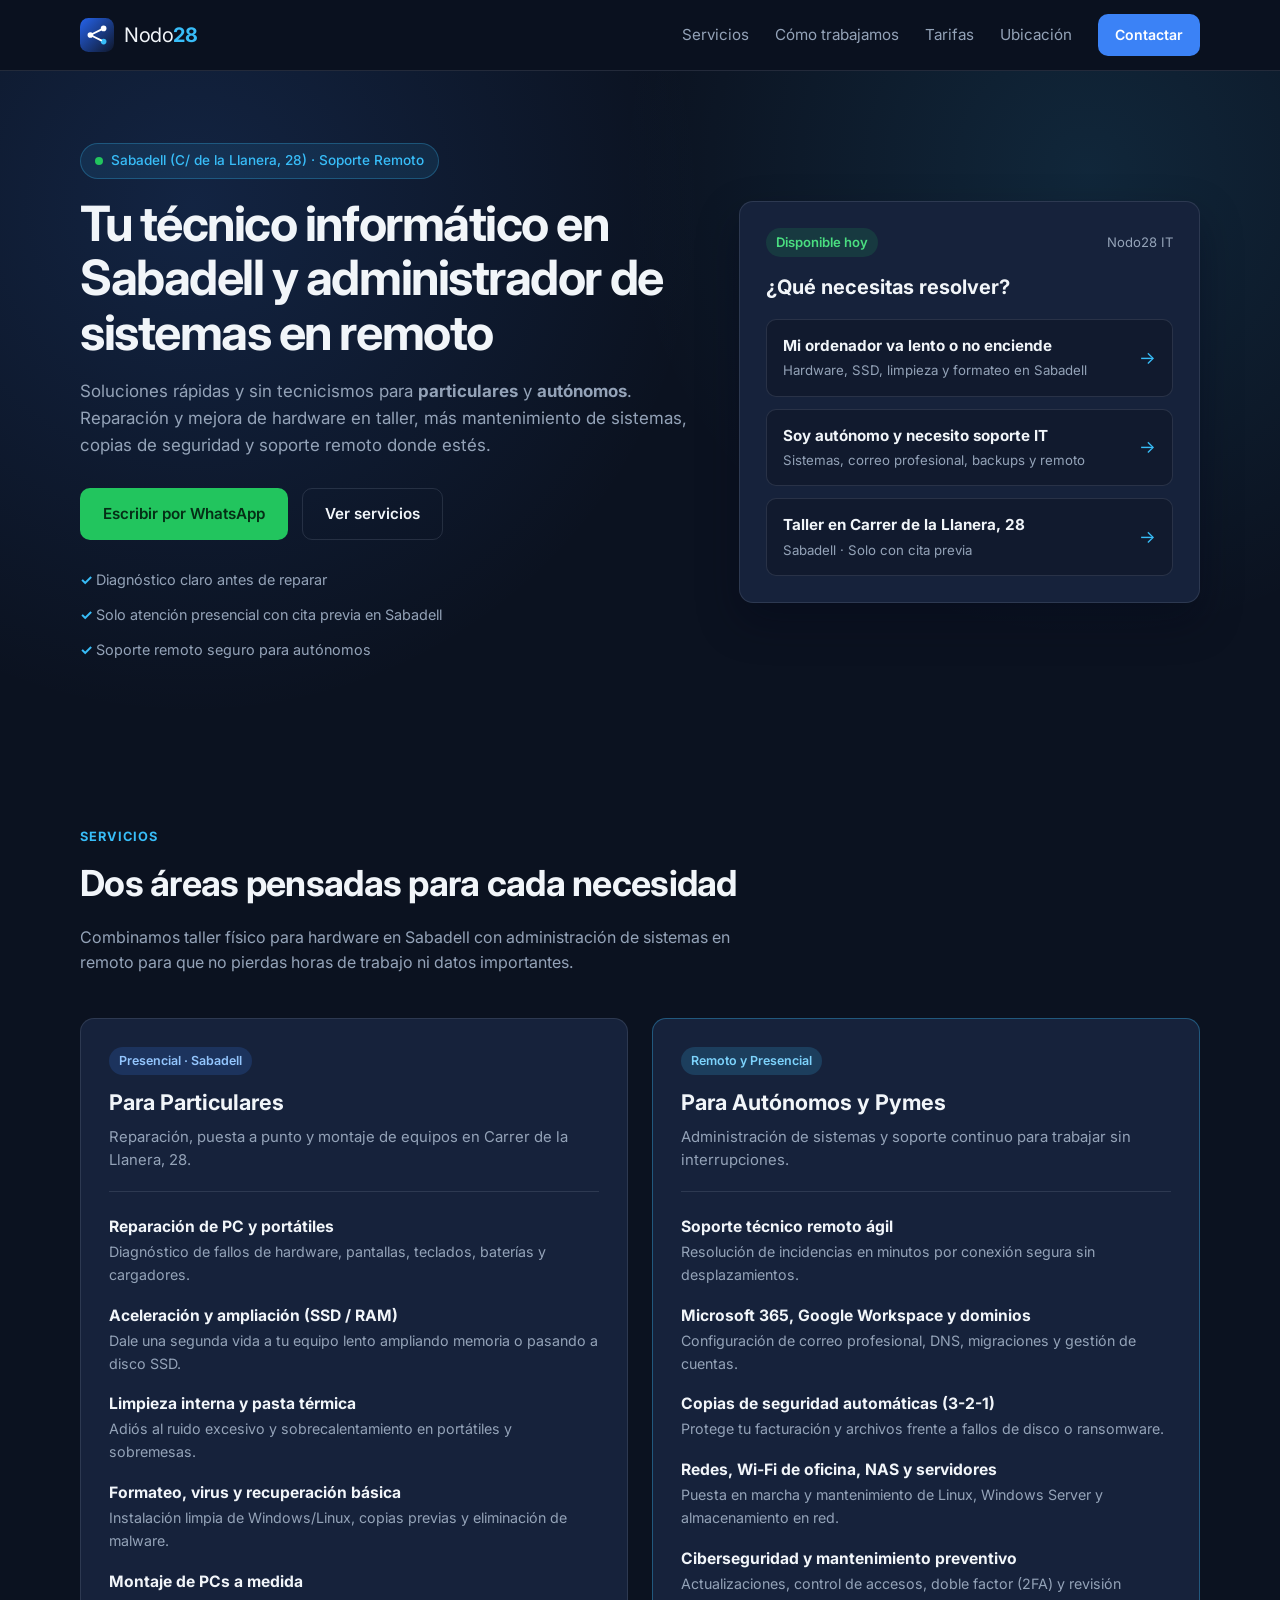
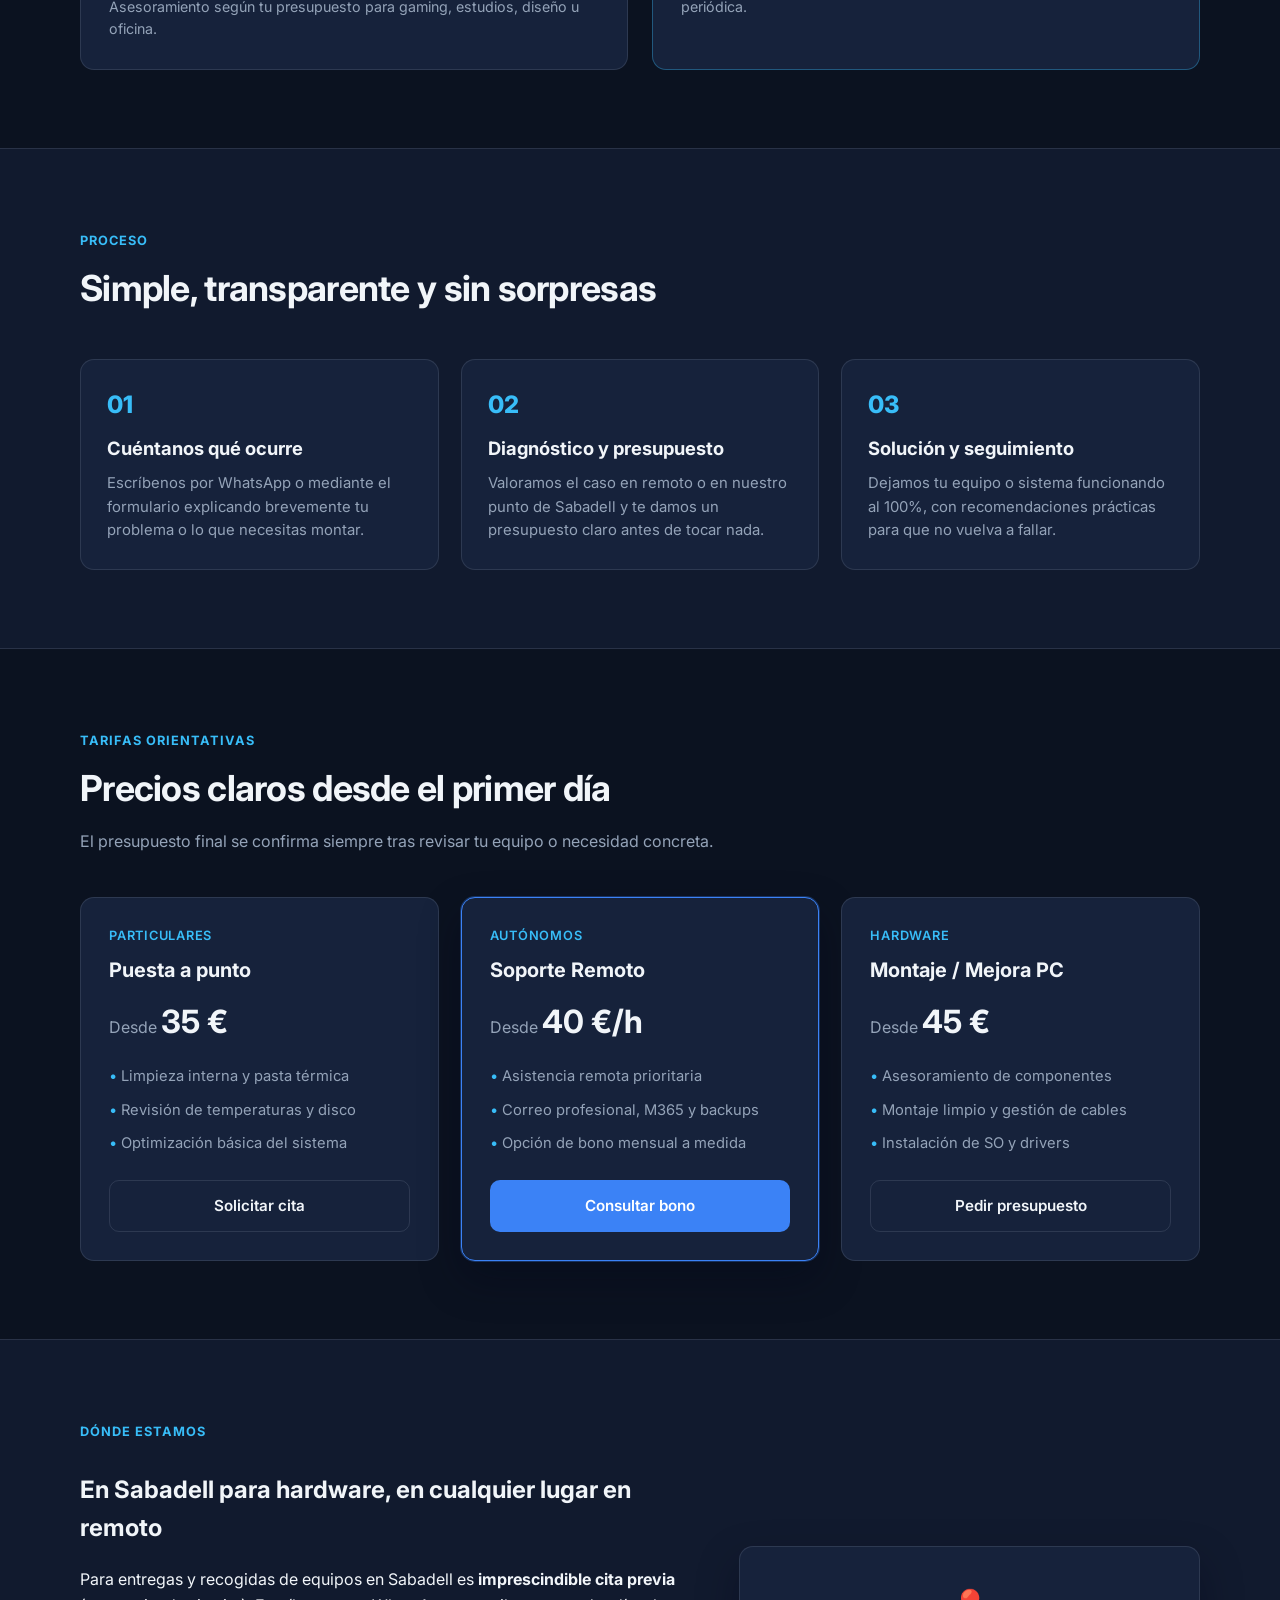
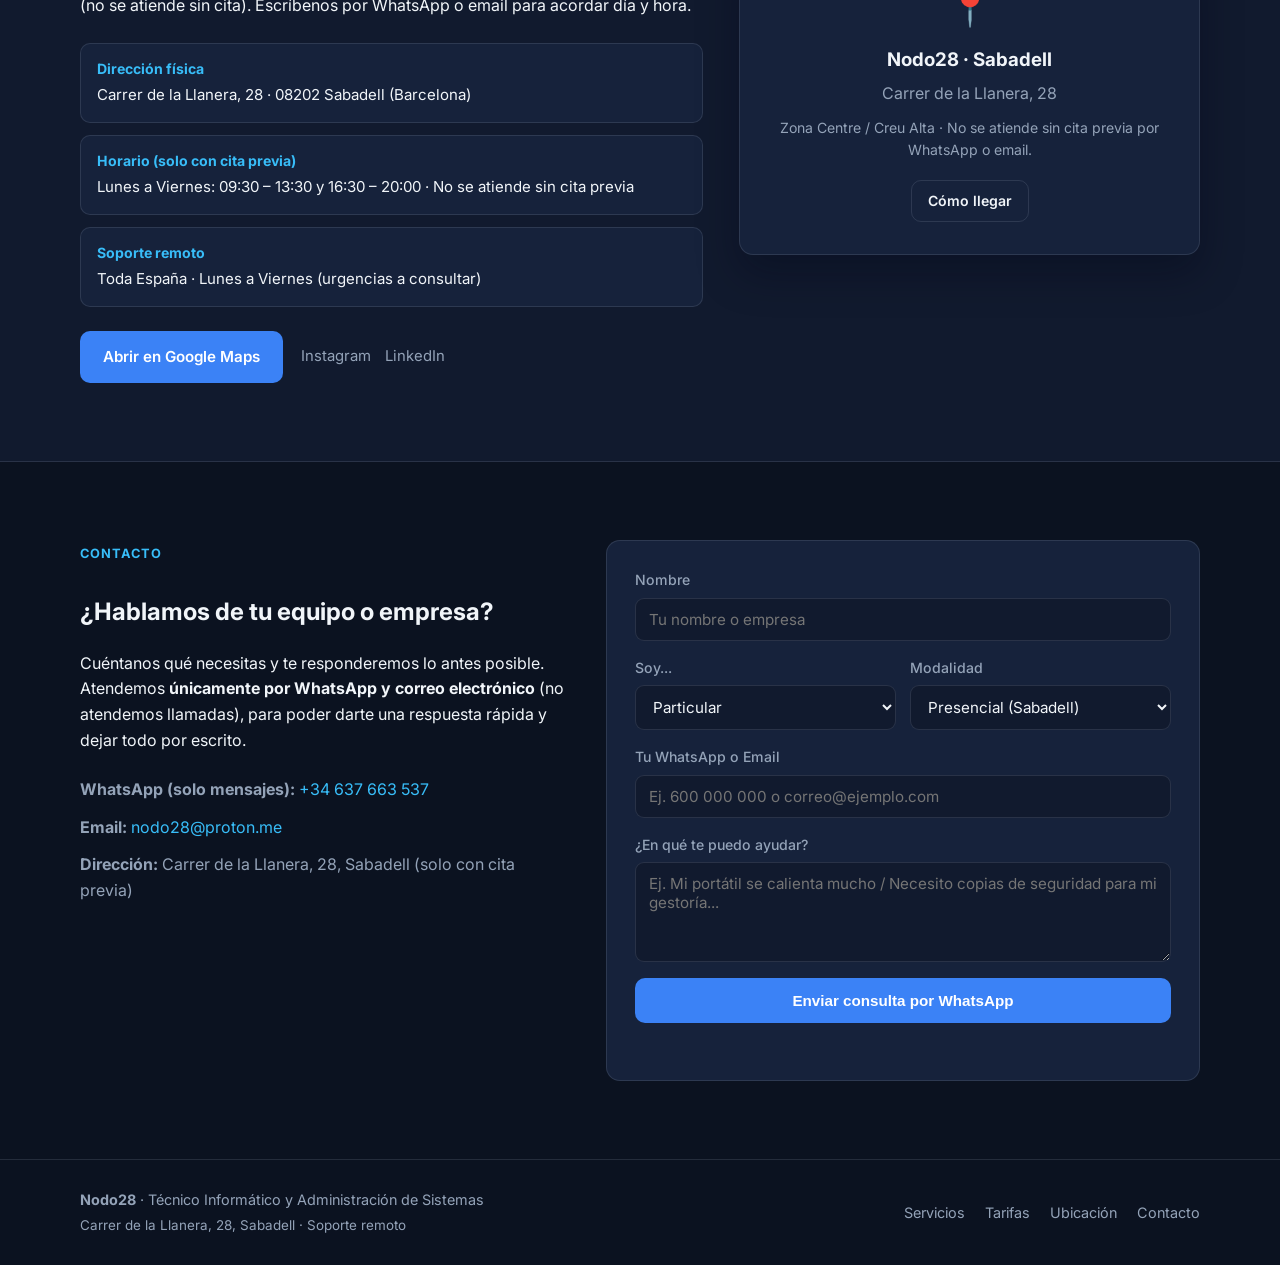
<file: index.html>
<!DOCTYPE html>
<html lang="es">
<head>
  <meta charset="UTF-8" />
  <meta name="viewport" content="width=device-width, initial-scale=1.0" />
  <title>Nodo28 | Técnico Informático en Sabadell y Sistemas en Remoto</title>
  <meta
    name="description"
    content="Nodo28: reparación de ordenadores, hardware y montaje a medida en Sabadell (Carrer de la Llanera, 28) y administración de sistemas en remoto para autónomos y pymes."
  />
  <meta name="theme-color" content="#0b1220" />
  <link rel="preconnect" href="https://fonts.googleapis.com" />
  <link rel="preconnect" href="https://fonts.gstatic.com" crossorigin />
  <link
    href="https://fonts.googleapis.com/css2?family=Inter:wght@400;500;600;700;800&display=swap"
    rel="stylesheet"
  />
  <link rel="stylesheet" href="styles.css" />
</head>
<body>
  <!-- Barra de navegación -->
  <header class="site-header" id="inicio">
    <div class="container nav-container">
      <a href="#inicio" class="brand" aria-label="Nodo28 Inicio">
        <svg class="brand-icon" viewBox="0 0 36 36" fill="none" aria-hidden="true">
          <rect width="36" height="36" rx="9" fill="url(#nodoGrad)" />
          <circle cx="11" cy="18" r="3" fill="#ffffff" />
          <circle cx="25" cy="11" r="3" fill="#ffffff" />
          <circle cx="25" cy="25" r="3" fill="#38bdf8" />
          <path d="M13.6 16.7L22.4 12.3M13.6 19.3L22.4 23.7" stroke="#ffffff" stroke-width="2" stroke-linecap="round" />
          <defs>
            <linearGradient id="nodoGrad" x1="0" y1="0" x2="36" y2="36" gradientUnits="userSpaceOnUse">
              <stop stop-color="#2563eb" />
              <stop offset="1" stop-color="#0f172a" />
            </linearGradient>
          </defs>
        </svg>
        <span class="brand-text">Nodo<strong>28</strong></span>
      </a>

      <button
        class="nav-toggle"
        id="navToggle"
        aria-label="Abrir menú"
        aria-expanded="false"
        aria-controls="navMenu"
      >
        <span></span>
        <span></span>
        <span></span>
      </button>

      <nav class="nav-menu" id="navMenu">
        <a href="#servicios">Servicios</a>
        <a href="#como-trabajamos">Cómo trabajamos</a>
        <a href="#tarifas">Tarifas</a>
        <a href="#ubicacion">Ubicación</a>
        <a href="#contacto" class="btn btn-sm btn-primary">Contactar</a>
      </nav>
    </div>
  </header>

  <main>
    <!-- Hero -->
    <section class="hero">
      <div class="container hero-grid">
        <div class="hero-content">
          <div class="badge">
            <span class="badge-dot"></span>
            Sabadell (C/ de la Llanera, 28) &middot; Soporte Remoto
          </div>
          <h1>
            Tu técnico informático en Sabadell y administrador de sistemas en remoto
          </h1>
          <p class="hero-subtitle">
            Soluciones rápidas y sin tecnicismos para <strong>particulares</strong> y
            <strong>autónomos</strong>. Reparación y mejora de hardware en taller, más
            mantenimiento de sistemas, copias de seguridad y soporte remoto donde estés.
          </p>
          <div class="hero-actions">
            <a
              href="https://wa.me/34637663537?text=Hola%20Nodo28%2C%20necesito%20ayuda%20con..."
              target="_blank"
              rel="noopener noreferrer"
              class="btn btn-whatsapp"
            >
              Escribir por WhatsApp
            </a>
            <a href="#servicios" class="btn btn-outline">Ver servicios</a>
          </div>
          <ul class="hero-highlights">
            <li>Diagnóstico claro antes de reparar</li>
            <li>Solo atención presencial con cita previa en Sabadell</li>
            <li>Soporte remoto seguro para autónomos</li>
          </ul>
        </div>

        <aside class="hero-card" aria-label="Resumen de atención">
          <div class="hero-card-header">
            <span class="status-pill">Disponible hoy</span>
            <span class="card-tag">Nodo28 IT</span>
          </div>
          <h2>¿Qué necesitas resolver?</h2>
          <div class="quick-list">
            <a href="#particulares" class="quick-item">
              <div>
                <strong>Mi ordenador va lento o no enciende</strong>
                <span>Hardware, SSD, limpieza y formateo en Sabadell</span>
              </div>
              <span class="arrow">&rarr;</span>
            </a>
            <a href="#autonomos" class="quick-item">
              <div>
                <strong>Soy autónomo y necesito soporte IT</strong>
                <span>Sistemas, correo profesional, backups y remoto</span>
              </div>
              <span class="arrow">&rarr;</span>
            </a>
            <a href="#ubicacion" class="quick-item">
              <div>
                <strong>Taller en Carrer de la Llanera, 28</strong>
                <span>Sabadell · Solo con cita previa</span>
              </div>
              <span class="arrow">&rarr;</span>
            </a>
          </div>
        </aside>
      </div>
    </section>

    <!-- Servicios -->
    <section class="section" id="servicios">
      <div class="container">
        <div class="section-header">
          <span class="section-kicker">Servicios</span>
          <h2>Dos áreas pensadas para cada necesidad</h2>
          <p>
            Combinamos taller físico para hardware en Sabadell con administración de sistemas en
            remoto para que no pierdas horas de trabajo ni datos importantes.
          </p>
        </div>

        <div class="services-split">
          <!-- Particulares -->
          <article class="service-column" id="particulares">
            <div class="column-head">
              <span class="pill pill-blue">Presencial · Sabadell</span>
              <h3>Para Particulares</h3>
              <p>Reparación, puesta a punto y montaje de equipos en Carrer de la Llanera, 28.</p>
            </div>
            <ul class="service-list">
              <li>
                <strong>Reparación de PC y portátiles</strong>
                <span>Diagnóstico de fallos de hardware, pantallas, teclados, baterías y cargadores.</span>
              </li>
              <li>
                <strong>Aceleración y ampliación (SSD / RAM)</strong>
                <span>Dale una segunda vida a tu equipo lento ampliando memoria o pasando a disco SSD.</span>
              </li>
              <li>
                <strong>Limpieza interna y pasta térmica</strong>
                <span>Adiós al ruido excesivo y sobrecalentamiento en portátiles y sobremesas.</span>
              </li>
              <li>
                <strong>Formateo, virus y recuperación básica</strong>
                <span>Instalación limpia de Windows/Linux, copias previas y eliminación de malware.</span>
              </li>
              <li>
                <strong>Montaje de PCs a medida</strong>
                <span>Asesoramiento según tu presupuesto para gaming, estudios, diseño u oficina.</span>
              </li>
            </ul>
          </article>

          <!-- Autónomos -->
          <article class="service-column service-column-accent" id="autonomos">
            <div class="column-head">
              <span class="pill pill-cyan">Remoto y Presencial</span>
              <h3>Para Autónomos y Pymes</h3>
              <p>Administración de sistemas y soporte continuo para trabajar sin interrupciones.</p>
            </div>
            <ul class="service-list">
              <li>
                <strong>Soporte técnico remoto ágil</strong>
                <span>Resolución de incidencias en minutos por conexión segura sin desplazamientos.</span>
              </li>
              <li>
                <strong>Microsoft 365, Google Workspace y dominios</strong>
                <span>Configuración de correo profesional, DNS, migraciones y gestión de cuentas.</span>
              </li>
              <li>
                <strong>Copias de seguridad automáticas (3-2-1)</strong>
                <span>Protege tu facturación y archivos frente a fallos de disco o ransomware.</span>
              </li>
              <li>
                <strong>Redes, Wi-Fi de oficina, NAS y servidores</strong>
                <span>Puesta en marcha y mantenimiento de Linux, Windows Server y almacenamiento en red.</span>
              </li>
              <li>
                <strong>Ciberseguridad y mantenimiento preventivo</strong>
                <span>Actualizaciones, control de accesos, doble factor (2FA) y revisión periódica.</span>
              </li>
            </ul>
          </article>
        </div>
      </div>
    </section>

    <!-- Cómo trabajamos -->
    <section class="section section-alt" id="como-trabajamos">
      <div class="container">
        <div class="section-header">
          <span class="section-kicker">Proceso</span>
          <h2>Simple, transparente y sin sorpresas</h2>
        </div>
        <div class="steps-grid">
          <div class="step-card">
            <span class="step-num">01</span>
            <h3>Cuéntanos qué ocurre</h3>
            <p>
              Escríbenos por WhatsApp o mediante el formulario explicando brevemente tu problema o
              lo que necesitas montar.
            </p>
          </div>
          <div class="step-card">
            <span class="step-num">02</span>
            <h3>Diagnóstico y presupuesto</h3>
            <p>
              Valoramos el caso en remoto o en nuestro punto de Sabadell y te damos un presupuesto
              claro antes de tocar nada.
            </p>
          </div>
          <div class="step-card">
            <span class="step-num">03</span>
            <h3>Solución y seguimiento</h3>
            <p>
              Dejamos tu equipo o sistema funcionando al 100%, con recomendaciones prácticas para que
              no vuelva a fallar.
            </p>
          </div>
        </div>
      </div>
    </section>

    <!-- Tarifas orientativas -->
    <section class="section" id="tarifas">
      <div class="container">
        <div class="section-header">
          <span class="section-kicker">Tarifas orientativas</span>
          <h2>Precios claros desde el primer día</h2>
          <p>
            El presupuesto final se confirma siempre tras revisar tu equipo o necesidad concreta.
          </p>
        </div>
        <div class="pricing-grid">
          <article class="price-card">
            <span class="price-tag">Particulares</span>
            <h3>Puesta a punto</h3>
            <p class="price">Desde <strong>35 €</strong></p>
            <ul>
              <li>Limpieza interna y pasta térmica</li>
              <li>Revisión de temperaturas y disco</li>
              <li>Optimización básica del sistema</li>
            </ul>
            <a href="#contacto" class="btn btn-outline btn-full">Solicitar cita</a>
          </article>

          <article class="price-card price-card-featured">
            <span class="price-tag">Autónomos</span>
            <h3>Soporte Remoto</h3>
            <p class="price">Desde <strong>40 €/h</strong></p>
            <ul>
              <li>Asistencia remota prioritaria</li>
              <li>Correo profesional, M365 y backups</li>
              <li>Opción de bono mensual a medida</li>
            </ul>
            <a href="#contacto" class="btn btn-primary btn-full">Consultar bono</a>
          </article>

          <article class="price-card">
            <span class="price-tag">Hardware</span>
            <h3>Montaje / Mejora PC</h3>
            <p class="price">Desde <strong>45 €</strong></p>
            <ul>
              <li>Asesoramiento de componentes</li>
              <li>Montaje limpio y gestión de cables</li>
              <li>Instalación de SO y drivers</li>
            </ul>
            <a href="#contacto" class="btn btn-outline btn-full">Pedir presupuesto</a>
          </article>
        </div>
      </div>
    </section>

    <!-- Ubicación y Redes -->
    <section class="section section-alt" id="ubicacion">
      <div class="container location-grid">
        <div class="location-info">
          <span class="section-kicker">Dónde estamos</span>
          <h2>En Sabadell para hardware, en cualquier lugar en remoto</h2>
          <p>
            Para entregas y recogidas de equipos en Sabadell es <strong>imprescindible cita previa</strong>
            (no se atiende sin cita). Escríbenos por WhatsApp o email para acordar día y hora.
          </p>

          <div class="info-cards">
            <div class="info-item">
              <strong>Dirección física</strong>
              <span>Carrer de la Llanera, 28 · 08202 Sabadell (Barcelona)</span>
            </div>
            <div class="info-item">
              <strong>Horario (solo con cita previa)</strong>
              <span>Lunes a Viernes: 09:30 – 13:30 y 16:30 – 20:00 · No se atiende sin cita previa</span>
            </div>
            <div class="info-item">
              <strong>Soporte remoto</strong>
              <span>Toda España · Lunes a Viernes (urgencias a consultar)</span>
            </div>
          </div>

          <div class="location-actions">
            <a
              href="https://www.google.com/maps/search/?api=1&query=Carrer+de+la+Llanera+28+Sabadell"
              target="_blank"
              rel="noopener noreferrer"
              class="btn btn-primary"
            >
              Abrir en Google Maps
            </a>
            <div class="social-links" aria-label="Redes sociales">
              <a href="https://instagram.com/" target="_blank" rel="noopener noreferrer">Instagram</a>
              <a href="https://linkedin.com/" target="_blank" rel="noopener noreferrer">LinkedIn</a>
            </div>
          </div>
        </div>

        <div class="map-box">
          <div class="map-placeholder">
            <span class="map-pin">📍</span>
            <h3>Nodo28 · Sabadell</h3>
            <p>Carrer de la Llanera, 28</p>
            <p class="map-note">
              Zona Centre / Creu Alta · No se atiende sin cita previa por WhatsApp o email.
            </p>
            <a
              href="https://www.google.com/maps/search/?api=1&query=Carrer+de+la+Llanera+28+Sabadell"
              target="_blank"
              rel="noopener noreferrer"
              class="btn btn-sm btn-outline"
            >
              Cómo llegar
            </a>
          </div>
        </div>
      </div>
    </section>

    <!-- Contacto -->
    <section class="section" id="contacto">
      <div class="container contact-grid">
        <div class="contact-copy">
          <span class="section-kicker">Contacto</span>
          <h2>¿Hablamos de tu equipo o empresa?</h2>
          <p>
            Cuéntanos qué necesitas y te responderemos lo antes posible. Atendemos
            <strong>únicamente por WhatsApp y correo electrónico</strong> (no atendemos llamadas),
            para poder darte una respuesta rápida y dejar todo por escrito.
          </p>
          <ul class="contact-direct">
            <li>
              <strong>WhatsApp (solo mensajes):</strong>
              <a
                href="https://wa.me/34637663537?text=Hola%20Nodo28%2C%20necesito%20ayuda%20con..."
                target="_blank"
                rel="noopener noreferrer"
              >+34 637 663 537</a>
            </li>
            <li><strong>Email:</strong> <a href="mailto:nodo28@proton.me">nodo28@proton.me</a></li>
            <li><strong>Dirección:</strong> Carrer de la Llanera, 28, Sabadell (solo con cita previa)</li>
          </ul>
        </div>

        <form class="contact-form" id="contactForm">
          <div class="form-row">
            <label for="nombre">Nombre</label>
            <input type="text" id="nombre" name="nombre" placeholder="Tu nombre o empresa" required />
          </div>

          <div class="form-grid-2">
            <div class="form-row">
              <label for="perfil">Soy...</label>
              <select id="perfil" name="perfil">
                <option value="Particular">Particular</option>
                <option value="Autónomo / Pyme">Autónomo / Pyme</option>
              </select>
            </div>
            <div class="form-row">
              <label for="modalidad">Modalidad</label>
              <select id="modalidad" name="modalidad">
                <option value="Presencial (Sabadell)">Presencial (Sabadell)</option>
                <option value="Soporte remoto">Soporte remoto</option>
              </select>
            </div>
          </div>

          <div class="form-row">
            <label for="telefono">Tu WhatsApp o Email</label>
            <input
              type="text"
              id="telefono"
              name="telefono"
              placeholder="Ej. 600 000 000 o correo@ejemplo.com"
              required
            />
          </div>

          <div class="form-row">
            <label for="mensaje">¿En qué te puedo ayudar?</label>
            <textarea
              id="mensaje"
              name="mensaje"
              rows="4"
              placeholder="Ej. Mi portátil se calienta mucho / Necesito copias de seguridad para mi gestoría..."
              required
            ></textarea>
          </div>

          <button type="submit" class="btn btn-primary btn-full">Enviar consulta por WhatsApp</button>
          <p class="form-feedback" id="formFeedback" role="status" aria-live="polite"></p>
        </form>
      </div>
    </section>
  </main>

  <footer class="site-footer">
    <div class="container footer-inner">
      <div>
        <strong>Nodo28</strong> &middot; Técnico Informático y Administración de Sistemas
        <p class="footer-sub">Carrer de la Llanera, 28, Sabadell · Soporte remoto</p>
      </div>
      <div class="footer-links">
        <a href="#servicios">Servicios</a>
        <a href="#tarifas">Tarifas</a>
        <a href="#ubicacion">Ubicación</a>
        <a href="#contacto">Contacto</a>
      </div>
    </div>
  </footer>

  <script src="script.js"></script>
</body>
</html>
</file>
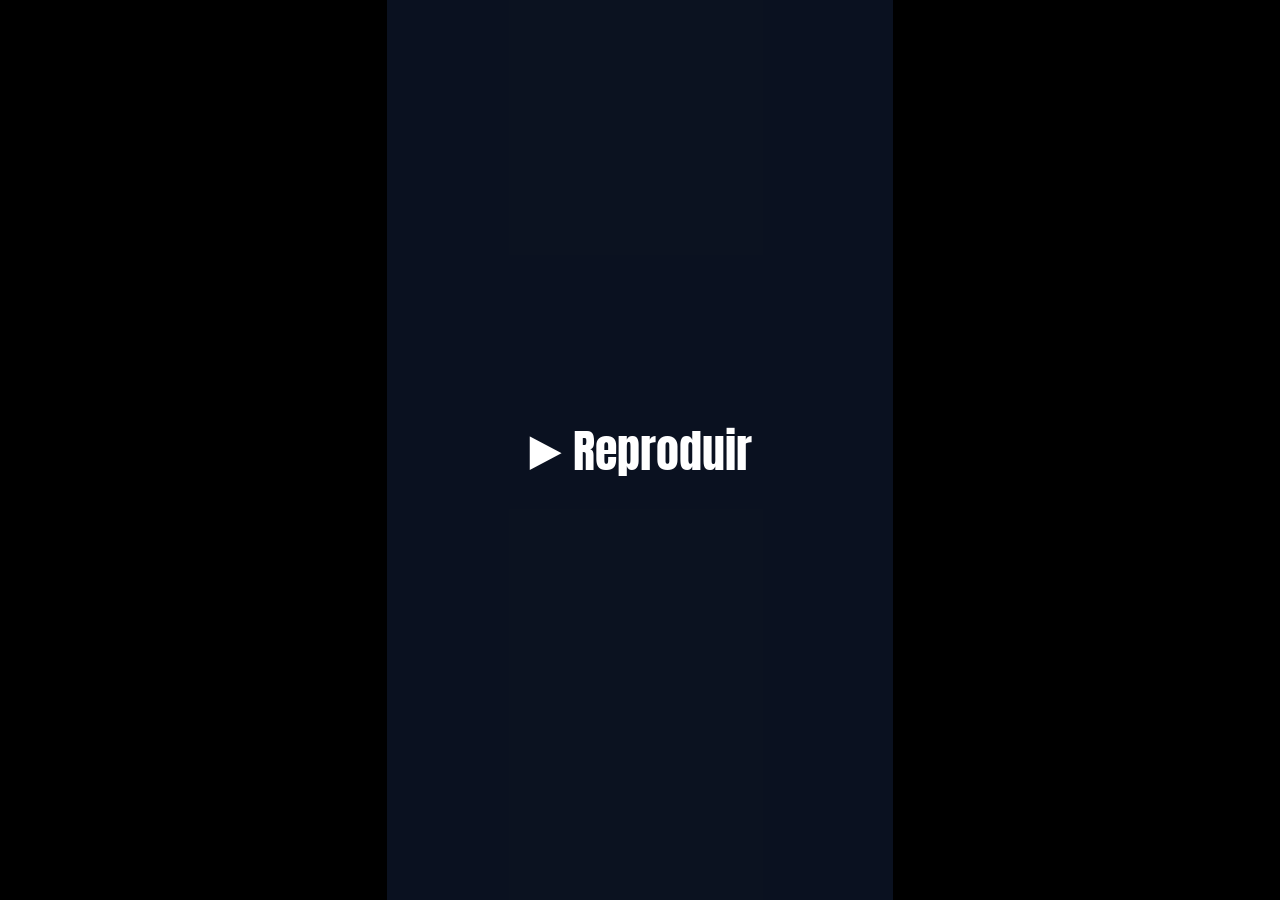
<file: reels/01-que-es-nodo28 (9_16).html>
<!DOCTYPE html>
<html lang="es">
<head>
  <meta charset="utf-8" />
  <title>¿Qué es Nodo28? (9:16)</title>
  <meta name="viewport" content="width=device-width, initial-scale=1, viewport-fit=cover" />
  <link href="https://fonts.googleapis.com/css2?family=Anton&family=Archivo+Black&display=swap" rel="stylesheet" />
  <style>
    :root {
      --bg: #0b1220;
      --bg-soft: #111a2e;
      --surface: #16223b;
      --text: #f1f5f9;
      --primary: #3b82f6;
      --accent: #38bdf8;
      --wa: #22c55e;
      box-sizing: border-box;
    }
    html, body {
      height: 100%;
      margin: 0;
      background: #000;
      font-family: 'Anton', 'Impact', sans-serif;
    }
    body {
      display: flex;
      align-items: center;
      justify-content: center;
    }
    #stage {
      position: relative;
      height: min(100vh, 177.78vw);
      aspect-ratio: 9 / 16;
      overflow: hidden;
      background: var(--bg);
      color: var(--text);
      container-type: size;
    }
    .sc {
      position: absolute;
      inset: 0;
      display: none;
      flex-direction: column;
      align-items: center;
      justify-content: center;
      text-align: center;
      padding: 6cqw;
      gap: 2.5cqh;
      text-transform: uppercase;
      overflow: hidden;
      background:
        radial-gradient(circle at 20% 20%, rgba(59, 130, 246, 0.22), transparent 50%),
        radial-gradient(circle at 80% 80%, rgba(56, 189, 248, 0.16), transparent 50%),
        var(--bg);
    }
    .sc.on {
      display: flex;
      animation: snap .28s cubic-bezier(.2, 1, .3, 1) both;
    }
    @keyframes snap {
      from { transform: scale(1.12); opacity: 0; }
      to { transform: none; opacity: 1; }
    }
    .sc-blue {
      background: linear-gradient(155deg, #1d4ed8 0%, #0f172a 100%);
    }
    .sc-surf {
      background: var(--surface);
    }
    .sm {
      font-size: 5.4cqw;
      letter-spacing: .14em;
      font-family: 'Archivo Black', sans-serif;
      color: var(--accent);
    }
    .k {
      font-size: 18cqw;
      line-height: .92;
      display: block;
    }
    .k2 {
      font-size: 13.5cqw;
      line-height: .96;
      display: block;
    }
    .cyan { color: var(--accent); }
    .blue { color: var(--primary); }
    .green { color: var(--wa); }
    .w {
      display: inline-block;
      opacity: 0;
      transform: translateY(8cqh) scale(1.5) rotate(var(--rot, 0deg));
    }
    .w.k, .w.k2 { display: block; }
    .on .w {
      animation: slam .38s cubic-bezier(.2, 1.5, .4, 1) forwards;
      animation-delay: var(--d, 0s);
    }
    @keyframes slam {
      60% { opacity: 1; transform: scale(.94) rotate(0); }
      to { opacity: 1; transform: none; }
    }
    .ln {
      height: 1.4cqw;
      background: var(--accent);
      width: 0;
      border-radius: 1cqw;
    }
    .on .ln {
      animation: lw .5s .9s cubic-bezier(.5, 0, .2, 1) forwards;
    }
    @keyframes lw { to { width: 60cqw; } }
    .band {
      position: absolute;
      left: -10%;
      width: 120%;
      height: 7cqh;
      background: var(--primary);
      opacity: .28;
      transform: translateX(-120%) rotate(-6deg);
    }
    .on .band {
      animation: bd .5s .1s cubic-bezier(.2, 1, .3, 1) forwards;
    }
    @keyframes bd { to { transform: translateX(0) rotate(-6deg); } }
    .bgq {
      position: absolute;
      font-size: 95cqw;
      line-height: 1;
      color: rgba(56, 189, 248, 0.06);
      right: -6cqw;
      top: -4cqw;
      pointer-events: none;
    }
    .card {
      background: var(--surface);
      color: var(--text);
      border: .8cqw solid var(--accent);
      border-radius: 4cqw;
      padding: 2.5cqh 5cqw;
      box-shadow: 2cqw 2cqw 0 var(--primary);
      transform: rotate(-2deg);
      opacity: 0;
    }
    .on .card {
      animation: cp .45s .65s cubic-bezier(.2, 1.7, .4, 1) forwards;
    }
    @keyframes cp { to { opacity: 1; transform: rotate(-2deg); } }
    /* Emblem Nodo28 */
    .em {
      width: 62cqw;
      height: 62cqw;
    }
    .em .box {
      fill: var(--surface);
      stroke: var(--primary);
      stroke-width: 3.5;
      stroke-dasharray: 380;
      stroke-dashoffset: 380;
    }
    .on .em .box {
      animation: dr .7s .1s cubic-bezier(.5, 0, .2, 1) forwards;
    }
    @keyframes dr { to { stroke-dashoffset: 0; } }
    .em .edge {
      stroke: #fff;
      stroke-width: 5.5;
      stroke-linecap: round;
      stroke-dasharray: 60;
      stroke-dashoffset: 60;
    }
    .on .em .edge {
      animation: dr2 .45s .55s cubic-bezier(.5, 0, .2, 1) forwards;
    }
    @keyframes dr2 { to { stroke-dashoffset: 0; } }
    .em .node {
      opacity: 0;
      transform-origin: center;
      transform: scale(0);
    }
    .on .em .node {
      animation: pp .35s .8s cubic-bezier(.2, 1.7, .4, 1) forwards;
    }
    @keyframes pp { to { opacity: 1; transform: scale(1); } }
    .tag {
      background: var(--primary);
      color: #fff;
      font-size: 11cqw;
      padding: 1.4cqh 6cqw;
      border-radius: 2.5cqw;
      letter-spacing: .04em;
      box-shadow: 1.5cqw 1.5cqw 0 var(--accent);
      opacity: 0;
    }
    .on .tag {
      animation: slam .4s 1.05s cubic-bezier(.2, 1.5, .4, 1) forwards;
    }
    .pill-wa {
      background: var(--wa);
      color: #052e16;
      font-family: 'Archivo Black', sans-serif;
      font-size: 6.2cqw;
      padding: 1.6cqh 5cqw;
      border-radius: 100cqw;
      opacity: 0;
      letter-spacing: .02em;
    }
    .on .pill-wa {
      animation: slam .4s 1.05s cubic-bezier(.2, 1.5, .4, 1) forwards;
    }
    #go {
      position: absolute;
      inset: 0;
      z-index: 9;
      background: rgba(11, 18, 32, .88);
      color: #fff;
      border: 0;
      font: inherit;
      font-size: 9cqw;
      cursor: pointer;
    }
    #bar {
      position: absolute;
      left: 0;
      bottom: 0;
      height: 1.2cqh;
      background: var(--accent);
      width: 0;
      z-index: 5;
    }
  </style>
</head>
<body>
  <div id="stage">
    <div class="sc sc-blue" id="s0">
      <div class="bgq">28</div>
      <div class="sm"><span class="w" style="--d:.05s">Bienvenidos a</span></div>
      <div>
        <span class="w k" style="--d:.15s;--rot:-5deg">NODO<span class="cyan">28</span></span>
        <span class="w k2" style="--d:.45s;--rot:3deg;font-size:11cqw;margin-top:1.5cqh">Tu técnico IT</span>
      </div>
      <div class="ln"></div>
    </div>

    <div class="sc" id="s1">
      <div class="band"></div>
      <div style="position:relative;z-index:2">
        <div class="sm"><span class="w" style="--d:.05s">Presencial</span></div>
        <span class="w k cyan" style="font-size:20cqw;--d:.2s;--rot:4deg">Sabadell</span>
        <span class="w k2" style="--d:.5s;--rot:-3deg">Hardware y PC</span>
        <span class="w k2 blue" style="--d:.7s;--rot:2deg;font-size:10.5cqw">C/ Llanera, 28</span>
      </div>
      <div class="ln"></div>
    </div>

    <div class="sc sc-surf" id="s2">
      <div class="sm"><span class="w" style="--d:.05s">Autónomos y Pymes</span></div>
      <div>
        <span class="w k" style="--d:.15s;--rot:-4deg">Sistemas</span>
        <span class="w k cyan" style="--d:.4s;--rot:4deg">en remoto</span>
        <span class="w k2" style="--d:.65s;--rot:-2deg;font-size:10.5cqw">Backups · M365 · Redes</span>
      </div>
      <div class="ln"></div>
    </div>

    <div class="sc" id="s3">
      <svg class="em" viewBox="0 0 100 100" fill="none">
        <rect class="box" x="6" y="6" width="88" height="88" rx="22" />
        <path class="edge" d="M32 50 L68 32" />
        <path class="edge" d="M32 50 L68 68" />
        <circle class="node" cx="32" cy="50" r="9" fill="#ffffff" />
        <circle class="node" cx="68" cy="32" r="9" fill="#ffffff" />
        <circle class="node" cx="68" cy="68" r="9" fill="#38bdf8" />
      </svg>
      <div class="tag">NODO<span style="color:#38bdf8">28</span></div>
    </div>

    <div class="sc sc-blue" id="s4">
      <div class="sm"><span class="w" style="--d:.05s">Solo con cita previa</span></div>
      <div class="card" style="font-size:11.5cqw;line-height:1.05">
        Sin llamadas<br><span class="cyan">100% directo</span>
      </div>
      <div class="pill-wa">WhatsApp: 637 663 537</div>
    </div>

    <div id="bar"></div>
    <button id="go">▶ Reproduir</button>
  </div>
  <script>
    const S = [...document.querySelectorAll('.sc')],
      bar = document.getElementById('bar'),
      go = document.getElementById('go');
    function show(i) {
      S.forEach((s, j) => {
        s.classList.remove('on');
        if (j === i) {
          void s.offsetWidth;
          s.classList.add('on');
        }
      });
    }
    function play() {
      go.style.display = 'none';
      const t0 = performance.now();
      let cur = -1;
      (function tick() {
        const t = (performance.now() - t0) / 1000;
        const i = Math.min(4, Math.floor(t / 2));
        if (i !== cur) {
          cur = i;
          show(i);
        }
        bar.style.width = Math.min(100, t * 10) + '%';
        if (t < 10) requestAnimationFrame(tick);
        else {
          go.style.display = '';
          go.innerHTML = '↻ Repetir';
        }
      })();
    }
    go.onclick = play;
  </script>
</body>
</html>
</file>
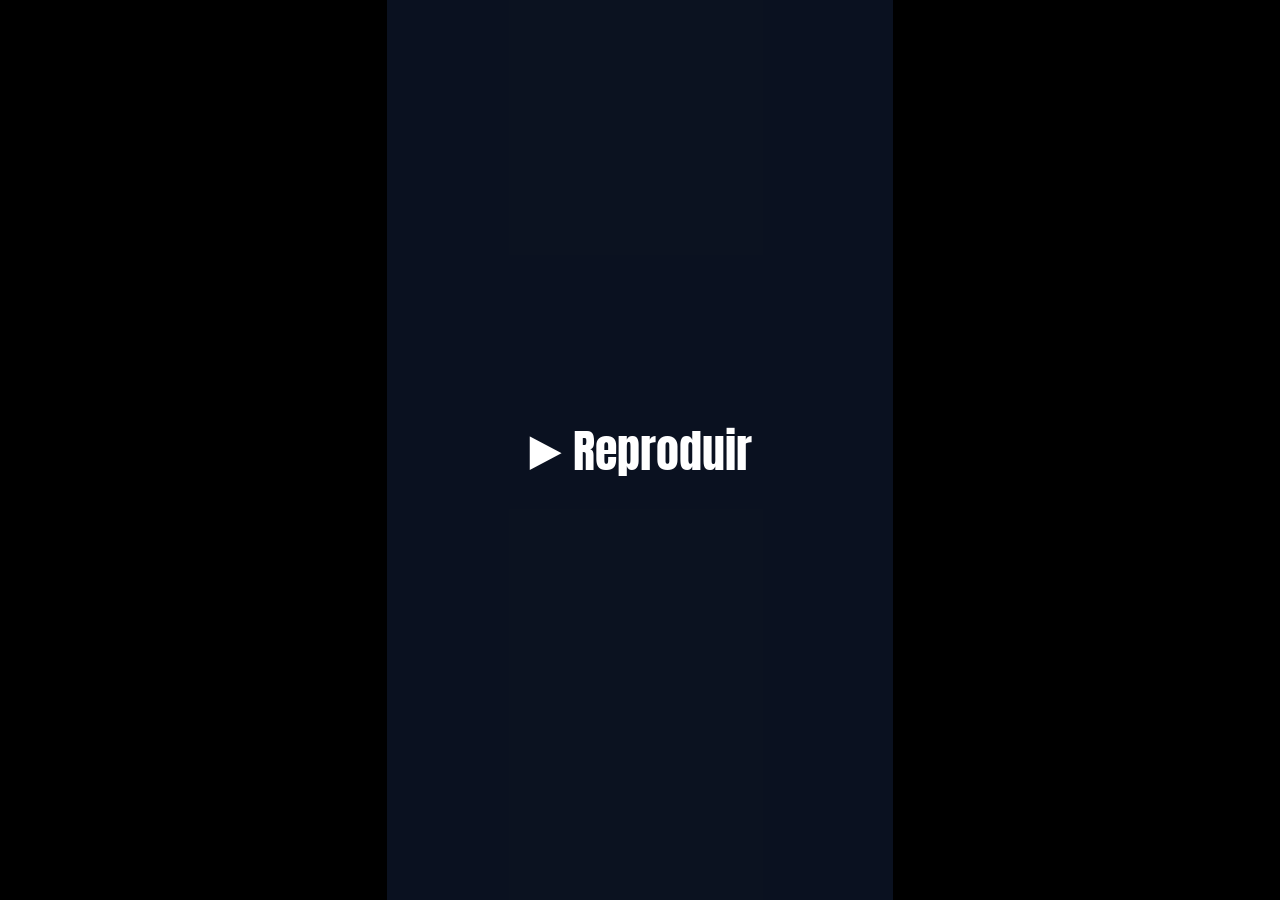
<file: reels/02-servicios-nodo28 (9_16).html>
<!DOCTYPE html>
<html lang="es">
<head>
  <meta charset="utf-8" />
  <title>Nodo28 — Servicios en 10s (9:16)</title>
  <meta name="viewport" content="width=device-width, initial-scale=1, viewport-fit=cover" />
  <link href="https://fonts.googleapis.com/css2?family=Anton&family=Archivo+Black&display=swap" rel="stylesheet" />
  <style>
    :root {
      --bg: #0b1220;
      --bg-soft: #111a2e;
      --surface: #16223b;
      --text: #f1f5f9;
      --primary: #3b82f6;
      --accent: #38bdf8;
      --wa: #22c55e;
      box-sizing: border-box;
    }
    html, body {
      height: 100%;
      margin: 0;
      background: #000;
      font-family: 'Anton', 'Impact', sans-serif;
    }
    body {
      display: flex;
      align-items: center;
      justify-content: center;
    }
    #stage {
      position: relative;
      height: min(100vh, 177.78vw);
      aspect-ratio: 9 / 16;
      overflow: hidden;
      background: var(--bg);
      color: var(--text);
      container-type: size;
    }
    .sc {
      position: absolute;
      inset: 0;
      display: none;
      flex-direction: column;
      align-items: center;
      justify-content: center;
      text-align: center;
      padding: 6cqw;
      gap: 3cqh;
      text-transform: uppercase;
      overflow: hidden;
      background:
        radial-gradient(circle at 50% 35%, rgba(59, 130, 246, 0.18), transparent 60%),
        var(--bg);
    }
    .sc.on {
      display: flex;
      animation: zoom .28s cubic-bezier(.2, 1, .3, 1) both;
    }
    @keyframes zoom {
      from { transform: scale(1.65); filter: blur(1.4cqw); opacity: 0; }
      to { transform: none; filter: none; opacity: 1; }
    }
    .sm {
      font-size: 5.5cqw;
      letter-spacing: .14em;
      font-family: 'Archivo Black', sans-serif;
      color: var(--accent);
    }
    .w {
      display: inline-block;
      opacity: 0;
      transform: translateY(6cqh) scale(1.4);
    }
    .on .w {
      animation: pop .32s cubic-bezier(.2, 1.6, .4, 1) forwards;
      animation-delay: var(--d, 0s);
    }
    @keyframes pop { to { opacity: 1; transform: none; } }
    .shk { animation: shake .35s .6s; }
    @keyframes shake {
      0%, 100% { transform: none; }
      25% { transform: translate(-2cqw, 1cqw); }
      50% { transform: translate(2cqw, -1cqw); }
      75% { transform: translate(-1cqw, -.5cqw); }
    }
    .big2 {
      background: var(--surface);
      color: var(--text);
      border: 1cqw solid var(--accent);
      border-radius: 5cqw;
      padding: 3cqh 6cqw;
      box-shadow: 2.5cqw 2.5cqw 0 var(--primary);
      transform: rotate(-2deg);
      white-space: nowrap;
    }
    .on .big2 {
      animation: pop .5s .1s cubic-bezier(.2, 1.7, .4, 1) both;
    }
    .num { font-size: 28cqw; line-height: .9; }
    .mid { font-size: 11cqw; line-height: 1.05; color: var(--accent); }
    .dots {
      position: absolute;
      top: 5cqh;
      display: flex;
      gap: 2.5cqw;
    }
    .dots i {
      width: 4.8cqw;
      height: 4.8cqw;
      border-radius: 50%;
      border: .7cqw solid var(--accent);
      background: transparent;
    }
    .dots i.f { background: var(--accent); }
    .card {
      position: relative;
      background: var(--surface);
      border: 1cqw solid var(--acc, var(--accent));
      border-radius: 5cqw;
      box-shadow: 2.8cqw 2.8cqw 0 var(--acc, var(--primary));
      width: 84cqw;
      padding: 4cqh 4cqw;
      opacity: 0;
      transform: scale(.4) rotate(-8deg);
    }
    .on .card {
      animation: cp .42s .05s cubic-bezier(.2, 1.7, .4, 1) forwards;
    }
    @keyframes cp { to { opacity: 1; transform: rotate(var(--r, -2deg)); } }
    .card .ic {
      display: block;
      font-size: 28cqw;
      line-height: 1.05;
      animation: bob .5s .4s 2 alternate;
    }
    @keyframes bob { to { transform: translateY(-1.5cqh) scale(1.06); } }
    .card .n {
      display: block;
      font-size: 20cqw;
      line-height: .95;
      color: var(--acc, var(--accent));
    }
    .card .t {
      display: block;
      font-size: 13cqw;
      line-height: .98;
      margin-top: .8cqh;
    }
    .card .s {
      display: block;
      font-family: 'Archivo Black', sans-serif;
      font-size: 5cqw;
      letter-spacing: .04em;
      margin-top: 1.4cqh;
      color: #94a3b8;
    }
    .tab {
      position: absolute;
      left: -2cqw;
      top: -4.5cqw;
      background: var(--acc, var(--primary));
      color: #0b1220;
      font-size: 6.8cqw;
      padding: .6cqh 4cqw;
      border-radius: 2cqw;
      transform: rotate(-4deg);
      font-family: 'Archivo Black', sans-serif;
    }
    .flash {
      position: absolute;
      inset: 0;
      background: var(--acc, var(--accent));
      opacity: 0;
      pointer-events: none;
    }
    .on .flash { animation: fl .3s forwards; }
    @keyframes fl { from { opacity: .35; } to { opacity: 0; } }
    #go {
      position: absolute;
      inset: 0;
      z-index: 9;
      background: rgba(11, 18, 32, .88);
      color: #fff;
      border: 0;
      font: inherit;
      font-size: 9cqw;
      cursor: pointer;
    }
    #bar {
      position: absolute;
      left: 0;
      bottom: 0;
      height: 1.2cqh;
      background: var(--accent);
      width: 0;
      z-index: 5;
    }
  </style>
</head>
<body>
  <div id="stage">
    <div class="sc" id="s0">
      <div class="sm"><span class="w" style="--d:.05s">Sabadell · Remoto</span></div>
      <div class="big2">
        <div class="num shk">NODO<span style="color:var(--accent)">28</span></div>
        <div class="mid">5 soluciones IT</div>
      </div>
    </div>

    <div class="sc" id="s1" style="--acc:var(--accent)">
      <div class="flash"></div>
      <div class="dots"><i class="f"></i><i></i><i></i><i></i><i></i></div>
      <div class="card" style="--r:-2deg">
        <div class="tab">1</div>
        <span class="ic">⚡</span>
        <span class="n">SSD + RAM</span>
        <span class="t">PC como nuevo</span>
        <span class="s">Presencial · Sabadell</span>
      </div>
    </div>

    <div class="sc" id="s2" style="--acc:var(--primary)">
      <div class="flash"></div>
      <div class="dots"><i class="f"></i><i class="f"></i><i></i><i></i><i></i></div>
      <div class="card" style="--r:2deg">
        <div class="tab" style="color:#fff">2</div>
        <span class="ic">🧹</span>
        <span class="n">Limpieza</span>
        <span class="t">Pasta térmica</span>
        <span class="s">Adiós ruido y calor</span>
      </div>
    </div>

    <div class="sc" id="s3" style="--acc:var(--accent)">
      <div class="flash"></div>
      <div class="dots"><i class="f"></i><i class="f"></i><i class="f"></i><i></i><i></i></div>
      <div class="card" style="--r:-2deg">
        <div class="tab">3</div>
        <span class="ic">🛠️</span>
        <span class="n">Montaje</span>
        <span class="t">PCs a medida</span>
        <span class="s">Gaming · Estudio · Trabajo</span>
      </div>
    </div>

    <div class="sc" id="s4" style="--acc:var(--primary)">
      <div class="flash"></div>
      <div class="dots"><i class="f"></i><i class="f"></i><i class="f"></i><i class="f"></i><i></i></div>
      <div class="card" style="--r:2deg">
        <div class="tab" style="color:#fff">4</div>
        <span class="ic">☁️</span>
        <span class="n">Sistemas</span>
        <span class="t">Backups y M365</span>
        <span class="s">Soporte remoto autónomos</span>
      </div>
    </div>

    <div class="sc" id="s5" style="--acc:var(--wa)">
      <div class="flash"></div>
      <div class="dots"><i class="f"></i><i class="f"></i><i class="f"></i><i class="f"></i><i class="f"></i></div>
      <div class="card" style="--r:-2deg">
        <div class="tab">5</div>
        <span class="ic">📅</span>
        <span class="n" style="font-size:15cqw">Cita previa</span>
        <span class="t" style="font-size:12cqw">637 663 537</span>
        <span class="s">Solo WhatsApp · nodo28@proton.me</span>
      </div>
    </div>

    <div id="bar"></div>
    <button id="go">▶ Reproduir</button>
  </div>
  <script>
    const S = [...document.querySelectorAll('.sc')],
      bar = document.getElementById('bar'),
      go = document.getElementById('go');
    const DUR = [2, 1.6, 1.6, 1.6, 1.6, 1.6],
      ST = [];
    DUR.reduce((a, d, i) => ((ST[i] = a), a + d), 0);
    function show(i) {
      S.forEach((s, j) => {
        s.classList.remove('on');
        if (j === i) {
          void s.offsetWidth;
          s.classList.add('on');
        }
      });
    }
    function play() {
      go.style.display = 'none';
      const t0 = performance.now();
      let cur = -1;
      (function tick() {
        const t = (performance.now() - t0) / 1000;
        let i = 0;
        while (i < 5 && t >= ST[i + 1]) i++;
        if (i !== cur) {
          cur = i;
          show(i);
        }
        bar.style.width = Math.min(100, t * 10) + '%';
        if (t < 10) requestAnimationFrame(tick);
        else {
          go.style.display = '';
          go.innerHTML = '↻ Repetir';
        }
      })();
    }
    go.onclick = play;
  </script>
</body>
</html>
</file>
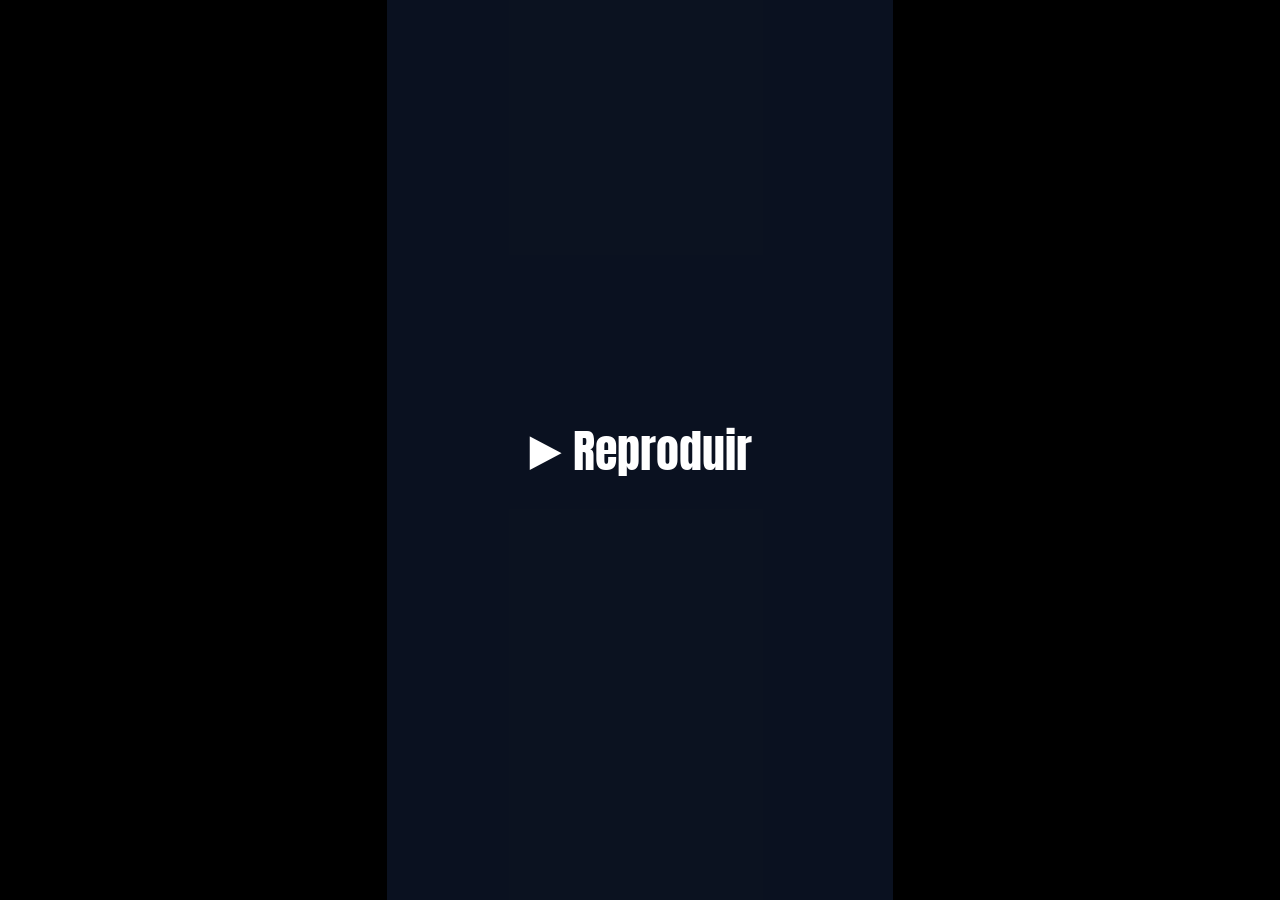
<file: reels/03-contacto-cita-previa (9_16).html>
<!DOCTYPE html>
<html lang="es">
<head>
  <meta charset="utf-8" />
  <title>Nodo28 — Pide cita previa (9:16)</title>
  <meta name="viewport" content="width=device-width, initial-scale=1, viewport-fit=cover" />
  <link href="https://fonts.googleapis.com/css2?family=Anton&family=Archivo+Black&display=swap" rel="stylesheet" />
  <style>
    :root {
      --bg: #0b1220;
      --surface: #16223b;
      --text: #f1f5f9;
      --primary: #3b82f6;
      --accent: #38bdf8;
      --wa: #22c55e;
      box-sizing: border-box;
    }
    html, body {
      height: 100%;
      margin: 0;
      background: #000;
      font-family: 'Anton', 'Impact', sans-serif;
    }
    body {
      display: flex;
      align-items: center;
      justify-content: center;
    }
    #stage {
      position: relative;
      height: min(100vh, 177.78vw);
      aspect-ratio: 9 / 16;
      overflow: hidden;
      background: var(--bg);
      color: var(--text);
      container-type: size;
    }
    .sc {
      position: absolute;
      inset: 0;
      display: none;
      flex-direction: column;
      align-items: center;
      justify-content: center;
      text-align: center;
      padding: 6cqw;
      gap: 2.4cqh;
      text-transform: uppercase;
      overflow: hidden;
      background: radial-gradient(ellipse at 50% 42%, #1e3a8a 0%, #0f172a 55%, #0b1220 100%);
    }
    .sc.on {
      display: flex;
      animation: snap .28s cubic-bezier(.2, 1, .3, 1) both;
    }
    @keyframes snap {
      from { transform: scale(1.12); opacity: 0; }
      to { transform: none; opacity: 1; }
    }
    .frame {
      position: absolute;
      inset: 3cqw;
      border: .4cqw solid rgba(56, 189, 248, .35);
      pointer-events: none;
    }
    .top {
      position: absolute;
      top: 6cqh;
      left: 7cqw;
      height: .7cqw;
      background: var(--accent);
      width: 0;
      border-radius: 1cqw;
    }
    .on .top { animation: tw .5s forwards; }
    @keyframes tw { to { width: 86cqw; } }
    .w {
      display: inline-block;
      opacity: 0;
      transform: translateY(8cqh) scale(1.5) rotate(var(--rot, 0deg));
    }
    .w.k {
      display: block;
      width: max-content;
      max-width: none;
      white-space: nowrap;
      line-height: .92;
    }
    .on .w {
      animation: slam .38s cubic-bezier(.2, 1.5, .4, 1) forwards, punch .35s calc(6s + var(--p, 0s)) cubic-bezier(.2, 1.6, .4, 1);
      animation-delay: var(--d, 0s), calc(6s + var(--p, 0s));
    }
    @keyframes slam {
      60% { opacity: 1; transform: scale(.94) rotate(0); }
      to { opacity: 1; transform: none; }
    }
    @keyframes punch {
      0% { transform: translateX(var(--j, 3cqw)) scale(1.05); }
      100% { transform: none; }
    }
    .ln {
      height: 1.6cqw;
      background: var(--accent);
      width: 0;
      border-radius: 1cqw;
    }
    .on .ln { animation: lw .5s 1.4s cubic-bezier(.5, 0, .2, 1) forwards; }
    @keyframes lw { to { width: 60cqw; } }
    .arr {
      width: 20cqw;
      height: 24cqw;
      clip-path: inset(0 0 100% 0);
    }
    .on .arr { animation: wipe .5s 2s cubic-bezier(.5, 0, .2, 1) forwards; }
    @keyframes wipe { to { clip-path: inset(0 0 0 0); } }
    .arr svg {
      display: block;
      width: 100%;
      height: 100%;
      fill: var(--accent);
    }
    .on .arr svg { animation: bob .6s 2.6s cubic-bezier(.4, 0, .6, 1) infinite alternate; }
    @keyframes bob { to { transform: translateY(3cqw); } }
    .btn {
      position: relative;
      overflow: hidden;
      width: 88cqw;
      background: var(--wa);
      color: #052e16;
      border-radius: 5cqw;
      padding: 3.2cqh 0;
      box-shadow: 2cqw 2cqw 0 var(--bg), 0 0 4cqw rgba(34, 197, 94, .45);
      opacity: 0;
      transform: rotate(-2deg) scale(0);
    }
    .on .btn {
      animation: bp .5s 2.8s cubic-bezier(.2, 1.7, .4, 1) forwards, glow 1.1s 3.3s ease-in-out infinite alternate;
    }
    @keyframes bp { to { opacity: 1; transform: rotate(-2deg) scale(1); } }
    @keyframes glow {
      to { box-shadow: 2cqw 2cqw 0 var(--bg), 0 0 10cqw 1cqw rgba(34, 197, 94, .85); }
    }
    .btn::after {
      content: "";
      position: absolute;
      top: 0;
      bottom: 0;
      width: 18cqw;
      left: -25cqw;
      background: linear-gradient(100deg, transparent, rgba(255, 255, 255, .45), transparent);
      transform: skewX(-14deg);
    }
    .on .btn::after { animation: sh 1.8s 3.8s ease-in-out infinite; }
    @keyframes sh { 0% { left: -25cqw; } 45%, 100% { left: 115cqw; } }
    .lc {
      text-transform: none;
      letter-spacing: .01em;
      white-space: nowrap;
      display: inline-block;
    }
    .pill {
      width: max-content;
      border: .8cqw solid var(--accent);
      color: var(--text);
      border-radius: 100cqw;
      padding: 1.4cqh 6cqw;
      opacity: 0;
    }
    .on .pill { animation: slam .4s 3.7s cubic-bezier(.2, 1.5, .4, 1) forwards; }
    .sub-note {
      font-family: 'Archivo Black', sans-serif;
      font-size: 4.5cqw;
      color: #94a3b8;
      letter-spacing: .06em;
      opacity: 0;
    }
    .on .sub-note { animation: slam .4s 4.2s cubic-bezier(.2, 1.5, .4, 1) forwards; }
    .flash {
      position: absolute;
      inset: 0;
      background: var(--accent);
      opacity: 0;
      pointer-events: none;
    }
    .on .flash { animation: fl .12s 0s, fl .12s .4s, fl .12s .75s, fl .12s 6s, fl .12s 6.2s, fl .12s 6.4s; }
    @keyframes fl { from { opacity: .14; } to { opacity: 0; } }
    #go {
      position: absolute;
      inset: 0;
      z-index: 9;
      background: rgba(11, 18, 32, .88);
      color: #fff;
      border: 0;
      font: inherit;
      font-size: 9cqw;
      cursor: pointer;
    }
    #bar {
      position: absolute;
      left: 0;
      bottom: 0;
      height: 1.2cqh;
      background: var(--accent);
      width: 0;
      z-index: 5;
    }
  </style>
</head>
<body>
  <div id="stage">
    <div class="sc" id="s0">
      <div class="frame"></div>
      <div class="flash"></div>
      <div class="top"></div>
      <div>
        <span class="w k fit" data-w="86" style="--d:.1s;--rot:-4deg;--p:0s;--j:3cqw">¿Tu PC o empresa</span>
        <span class="w k fit" data-w="86" style="--d:.45s;--rot:3deg;--p:.2s;--j:-3cqw;color:var(--accent)">necesita ayuda</span>
        <span class="w k fit" data-w="86" style="--d:.8s;--rot:-3deg;--p:.4s;--j:3cqw">técnica?</span>
      </div>
      <div class="ln"></div>
      <div class="arr"><svg viewBox="0 0 100 120"><path d="M34 0H66V62H100L50 120L0 62H34Z"/></svg></div>
      <div class="btn"><span class="lc fit" data-w="76">WhatsApp: 637 663 537</span></div>
      <div class="pill"><span class="lc fit" data-w="62">nodo28@proton.me</span></div>
      <div class="sub-note">Solo cita previa · Sin llamadas · Sabadell y remoto</div>
    </div>
    <div id="bar"></div>
    <button id="go">▶ Reproduir</button>
  </div>
  <script>
    const stage = document.getElementById('stage'),
      S = [...document.querySelectorAll('.sc')],
      bar = document.getElementById('bar'),
      go = document.getElementById('go');
    function fit() {
      const sw = stage.clientWidth;
      document.querySelectorAll('.fit').forEach((e) => {
        e.style.fontSize = '100px';
        const w = e.offsetWidth;
        if (!w) return;
        e.style.fontSize = ((100 * sw * parseFloat(e.dataset.w)) / 100 / w / sw) * 100 + 'cqw';
      });
    }
    function show(i) {
      S.forEach((s, j) => {
        s.classList.remove('on');
        if (j === i) {
          void s.offsetWidth;
          s.classList.add('on');
          fit();
        }
      });
    }
    function play() {
      go.style.display = 'none';
      const t0 = performance.now();
      let cur = -1;
      (function tick() {
        const t = (performance.now() - t0) / 1000;
        if (cur < 0) {
          cur = 0;
          show(0);
        }
        bar.style.width = Math.min(100, t * 10) + '%';
        if (t < 10) requestAnimationFrame(tick);
        else {
          go.style.display = '';
          go.innerHTML = '↻ Repetir';
        }
      })();
    }
    go.onclick = play;
    addEventListener('resize', fit);
  </script>
</body>
</html>
</file>
<file: styles.css>
:root {
  --bg: #0b1220;
  --bg-soft: #111a2e;
  --surface: #16223b;
  --surface-hover: #1c2b4a;
  --border: rgba(148, 163, 184, 0.18);
  --text: #f1f5f9;
  --text-muted: #94a3b8;
  --primary: #3b82f6;
  --primary-hover: #2563eb;
  --accent: #38bdf8;
  --whatsapp: #22c55e;
  --whatsapp-hover: #16a34a;
  --radius: 14px;
  --shadow: 0 18px 40px rgba(2, 6, 23, 0.35);
}

*,
*::before,
*::after {
  box-sizing: border-box;
}

html {
  scroll-behavior: smooth;
}

body {
  margin: 0;
  font-family: 'Inter', system-ui, -apple-system, sans-serif;
  background-color: var(--bg);
  color: var(--text);
  line-height: 1.6;
  -webkit-font-smoothing: antialiased;
}

a {
  color: inherit;
  text-decoration: none;
}

ul {
  margin: 0;
  padding: 0;
  list-style: none;
}

.container {
  width: min(1120px, 92%);
  margin-inline: auto;
}

/* Header */
.site-header {
  position: sticky;
  top: 0;
  z-index: 50;
  background: rgba(11, 18, 32, 0.86);
  backdrop-filter: blur(12px);
  border-bottom: 1px solid var(--border);
}

.nav-container {
  display: flex;
  align-items: center;
  justify-content: space-between;
  height: 70px;
}

.brand {
  display: inline-flex;
  align-items: center;
  gap: 10px;
  font-size: 1.25rem;
  letter-spacing: -0.02em;
}

.brand-icon {
  width: 34px;
  height: 34px;
}

.brand-text strong {
  color: var(--accent);
}

.nav-menu {
  display: flex;
  align-items: center;
  gap: 26px;
  font-size: 0.95rem;
  color: var(--text-muted);
}

.nav-menu a:hover {
  color: var(--text);
}

.nav-toggle {
  display: none;
  flex-direction: column;
  gap: 5px;
  background: none;
  border: 0;
  cursor: pointer;
  padding: 6px;
}

.nav-toggle span {
  width: 24px;
  height: 2px;
  background: var(--text);
  border-radius: 2px;
}

/* Buttons */
.btn {
  display: inline-flex;
  align-items: center;
  justify-content: center;
  gap: 8px;
  padding: 13px 22px;
  border-radius: 10px;
  font-weight: 600;
  font-size: 0.95rem;
  border: 1px solid transparent;
  cursor: pointer;
  transition: transform 0.15s ease, background-color 0.2s ease, border-color 0.2s ease;
}

.btn:hover {
  transform: translateY(-1px);
}

.btn-sm {
  padding: 9px 16px;
  font-size: 0.88rem;
}

.btn-full {
  width: 100%;
}

.btn-primary {
  background: var(--primary);
  color: #ffffff;
}

.btn-primary:hover {
  background: var(--primary-hover);
}

.btn-whatsapp {
  background: var(--whatsapp);
  color: #052e16;
}

.btn-whatsapp:hover {
  background: var(--whatsapp-hover);
  color: #ffffff;
}

.btn-outline {
  background: transparent;
  border-color: var(--border);
  color: var(--text);
}

.btn-outline:hover {
  border-color: var(--accent);
  background: rgba(56, 189, 248, 0.08);
}

/* Hero */
.hero {
  padding: 72px 0 84px;
  background:
    radial-gradient(circle at 15% 20%, rgba(59, 130, 246, 0.16), transparent 42%),
    radial-gradient(circle at 85% 15%, rgba(56, 189, 248, 0.12), transparent 38%);
}

.hero-grid {
  display: grid;
  grid-template-columns: 1.2fr 0.9fr;
  gap: 44px;
  align-items: center;
}

.badge {
  display: inline-flex;
  align-items: center;
  gap: 8px;
  padding: 6px 14px;
  border-radius: 999px;
  background: rgba(56, 189, 248, 0.1);
  border: 1px solid rgba(56, 189, 248, 0.28);
  color: var(--accent);
  font-size: 0.85rem;
  font-weight: 500;
  margin-bottom: 18px;
}

.badge-dot {
  width: 8px;
  height: 8px;
  border-radius: 50%;
  background: var(--whatsapp);
}

.hero h1 {
  margin: 0 0 18px;
  font-size: clamp(2rem, 3.8vw, 3.1rem);
  line-height: 1.12;
  letter-spacing: -0.03em;
}

.hero-subtitle {
  margin: 0 0 28px;
  color: var(--text-muted);
  font-size: 1.06rem;
  max-width: 58ch;
}

.hero-actions {
  display: flex;
  flex-wrap: wrap;
  gap: 14px;
  margin-bottom: 28px;
}

.hero-highlights {
  display: flex;
  flex-wrap: wrap;
  gap: 12px 24px;
  color: var(--text-muted);
  font-size: 0.9rem;
}

.hero-highlights li::before {
  content: '✓ ';
  color: var(--accent);
  font-weight: 700;
}

.hero-card {
  background: var(--surface);
  border: 1px solid var(--border);
  border-radius: var(--radius);
  padding: 26px;
  box-shadow: var(--shadow);
}

.hero-card-header {
  display: flex;
  justify-content: space-between;
  align-items: center;
  margin-bottom: 14px;
  font-size: 0.82rem;
}

.status-pill {
  background: rgba(34, 197, 94, 0.14);
  color: #4ade80;
  padding: 4px 10px;
  border-radius: 999px;
  font-weight: 600;
}

.card-tag {
  color: var(--text-muted);
}

.hero-card h2 {
  margin: 0 0 16px;
  font-size: 1.25rem;
}

.quick-list {
  display: flex;
  flex-direction: column;
  gap: 12px;
}

.quick-item {
  display: flex;
  align-items: center;
  justify-content: space-between;
  gap: 12px;
  padding: 14px 16px;
  border-radius: 10px;
  background: var(--bg-soft);
  border: 1px solid var(--border);
  transition: border-color 0.2s ease, background-color 0.2s ease;
}

.quick-item:hover {
  border-color: var(--accent);
  background: var(--surface-hover);
}

.quick-item strong {
  display: block;
  font-size: 0.95rem;
  margin-bottom: 2px;
}

.quick-item span {
  display: block;
  font-size: 0.83rem;
  color: var(--text-muted);
}

.quick-item .arrow {
  color: var(--accent);
  font-size: 1.1rem;
  flex-shrink: 0;
}

/* Sections */
.section {
  padding: 78px 0;
}

.section-alt {
  background: var(--bg-soft);
  border-block: 1px solid var(--border);
}

.section-header {
  max-width: 660px;
  margin-bottom: 42px;
}

.section-kicker {
  display: inline-block;
  font-size: 0.8rem;
  font-weight: 700;
  letter-spacing: 0.08em;
  text-transform: uppercase;
  color: var(--accent);
  margin-bottom: 8px;
}

.section-header h2 {
  margin: 0 0 12px;
  font-size: clamp(1.65rem, 2.8vw, 2.25rem);
  letter-spacing: -0.02em;
}

.section-header p {
  margin: 0;
  color: var(--text-muted);
}

/* Services */
.services-split {
  display: grid;
  grid-template-columns: repeat(2, 1fr);
  gap: 24px;
}

.service-column {
  background: var(--surface);
  border: 1px solid var(--border);
  border-radius: var(--radius);
  padding: 28px;
}

.service-column-accent {
  border-color: rgba(56, 189, 248, 0.35);
}

.column-head {
  margin-bottom: 22px;
  padding-bottom: 18px;
  border-bottom: 1px solid var(--border);
}

.column-head h3 {
  margin: 10px 0 6px;
  font-size: 1.35rem;
}

.column-head p {
  margin: 0;
  color: var(--text-muted);
  font-size: 0.93rem;
}

.pill {
  display: inline-block;
  padding: 4px 10px;
  border-radius: 999px;
  font-size: 0.78rem;
  font-weight: 600;
}

.pill-blue {
  background: rgba(59, 130, 246, 0.18);
  color: #93c5fd;
}

.pill-cyan {
  background: rgba(56, 189, 248, 0.18);
  color: #7dd3fc;
}

.service-list {
  display: flex;
  flex-direction: column;
  gap: 16px;
}

.service-list li strong {
  display: block;
  font-size: 0.98rem;
  margin-bottom: 2px;
}

.service-list li span {
  display: block;
  color: var(--text-muted);
  font-size: 0.89rem;
}

/* Steps */
.steps-grid {
  display: grid;
  grid-template-columns: repeat(3, 1fr);
  gap: 22px;
}

.step-card {
  background: var(--surface);
  border: 1px solid var(--border);
  border-radius: var(--radius);
  padding: 26px;
}

.step-num {
  display: inline-block;
  font-weight: 800;
  font-size: 1.5rem;
  color: var(--accent);
  margin-bottom: 10px;
}

.step-card h3 {
  margin: 0 0 8px;
  font-size: 1.15rem;
}

.step-card p {
  margin: 0;
  color: var(--text-muted);
  font-size: 0.93rem;
}

/* Pricing */
.pricing-grid {
  display: grid;
  grid-template-columns: repeat(3, 1fr);
  gap: 22px;
}

.price-card {
  background: var(--surface);
  border: 1px solid var(--border);
  border-radius: var(--radius);
  padding: 28px;
  display: flex;
  flex-direction: column;
}

.price-card-featured {
  border-color: var(--primary);
  box-shadow: 0 0 0 1px rgba(59, 130, 246, 0.3), var(--shadow);
}

.price-tag {
  font-size: 0.8rem;
  font-weight: 600;
  color: var(--accent);
  text-transform: uppercase;
  letter-spacing: 0.06em;
}

.price-card h3 {
  margin: 8px 0 10px;
  font-size: 1.25rem;
}

.price {
  margin: 0 0 18px;
  color: var(--text-muted);
}

.price strong {
  font-size: 2rem;
  color: var(--text);
}

.price-card ul {
  display: flex;
  flex-direction: column;
  gap: 10px;
  margin-bottom: 24px;
  color: var(--text-muted);
  font-size: 0.92rem;
  flex: 1;
}

.price-card ul li::before {
  content: '• ';
  color: var(--accent);
}

/* Location */
.location-grid {
  display: grid;
  grid-template-columns: 1.15fr 0.85fr;
  gap: 36px;
  align-items: center;
}

.info-cards {
  display: flex;
  flex-direction: column;
  gap: 12px;
  margin: 24px 0;
}

.info-item {
  background: var(--surface);
  border: 1px solid var(--border);
  border-radius: 10px;
  padding: 14px 16px;
}

.info-item strong {
  display: block;
  font-size: 0.88rem;
  color: var(--accent);
  margin-bottom: 2px;
}

.info-item span {
  font-size: 0.94rem;
}

.location-actions {
  display: flex;
  flex-wrap: wrap;
  align-items: center;
  gap: 18px;
}

.social-links {
  display: flex;
  gap: 14px;
  color: var(--text-muted);
  font-size: 0.93rem;
}

.social-links a:hover {
  color: var(--accent);
}

.map-box {
  background: var(--surface);
  border: 1px solid var(--border);
  border-radius: var(--radius);
  padding: 32px;
  text-align: center;
  box-shadow: var(--shadow);
}

.map-pin {
  font-size: 2.2rem;
  display: block;
  margin-bottom: 10px;
}

.map-placeholder h3 {
  margin: 0 0 6px;
}

.map-placeholder p {
  margin: 0 0 10px;
  color: var(--text-muted);
}

.map-note {
  font-size: 0.88rem;
  margin-bottom: 18px !important;
}

/* Contact */
.contact-grid {
  display: grid;
  grid-template-columns: 0.9fr 1.1fr;
  gap: 40px;
  align-items: start;
}

.contact-direct {
  margin-top: 24px;
  display: flex;
  flex-direction: column;
  gap: 12px;
  color: var(--text-muted);
}

.contact-direct a {
  color: var(--accent);
}

.contact-form {
  background: var(--surface);
  border: 1px solid var(--border);
  border-radius: var(--radius);
  padding: 28px;
}

.form-grid-2 {
  display: grid;
  grid-template-columns: repeat(2, 1fr);
  gap: 14px;
}

.form-row {
  display: flex;
  flex-direction: column;
  gap: 6px;
  margin-bottom: 16px;
}

.form-row label {
  font-size: 0.88rem;
  font-weight: 500;
  color: var(--text-muted);
}

.form-row input,
.form-row select,
.form-row textarea {
  width: 100%;
  padding: 11px 13px;
  border-radius: 9px;
  border: 1px solid var(--border);
  background: var(--bg-soft);
  color: var(--text);
  font-family: inherit;
  font-size: 0.95rem;
}

.form-row input:focus,
.form-row select:focus,
.form-row textarea:focus {
  outline: none;
  border-color: var(--accent);
}

.form-feedback {
  margin: 12px 0 0;
  font-size: 0.88rem;
  color: #4ade80;
  min-height: 1.2em;
}

/* Footer */
.site-footer {
  border-top: 1px solid var(--border);
  padding: 28px 0;
  font-size: 0.9rem;
  color: var(--text-muted);
}

.footer-inner {
  display: flex;
  flex-wrap: wrap;
  justify-content: space-between;
  align-items: center;
  gap: 16px;
}

.footer-sub {
  margin: 4px 0 0;
  font-size: 0.84rem;
}

.footer-links {
  display: flex;
  gap: 20px;
}

.footer-links a:hover {
  color: var(--text);
}

/* Responsive */
@media (max-width: 900px) {
  .hero-grid,
  .services-split,
  .steps-grid,
  .pricing-grid,
  .location-grid,
  .contact-grid {
    grid-template-columns: 1fr;
  }

  .hero {
    padding: 48px 0 60px;
  }
}

@media (max-width: 720px) {
  .nav-toggle {
    display: flex;
  }

  .nav-menu {
    position: absolute;
    top: 70px;
    left: 0;
    right: 0;
    background: var(--bg-soft);
    border-bottom: 1px solid var(--border);
    flex-direction: column;
    align-items: stretch;
    padding: 18px 4%;
    gap: 14px;
    display: none;
  }

  .nav-menu.is-open {
    display: flex;
  }

  .form-grid-2 {
    grid-template-columns: 1fr;
  }
}
</file>
